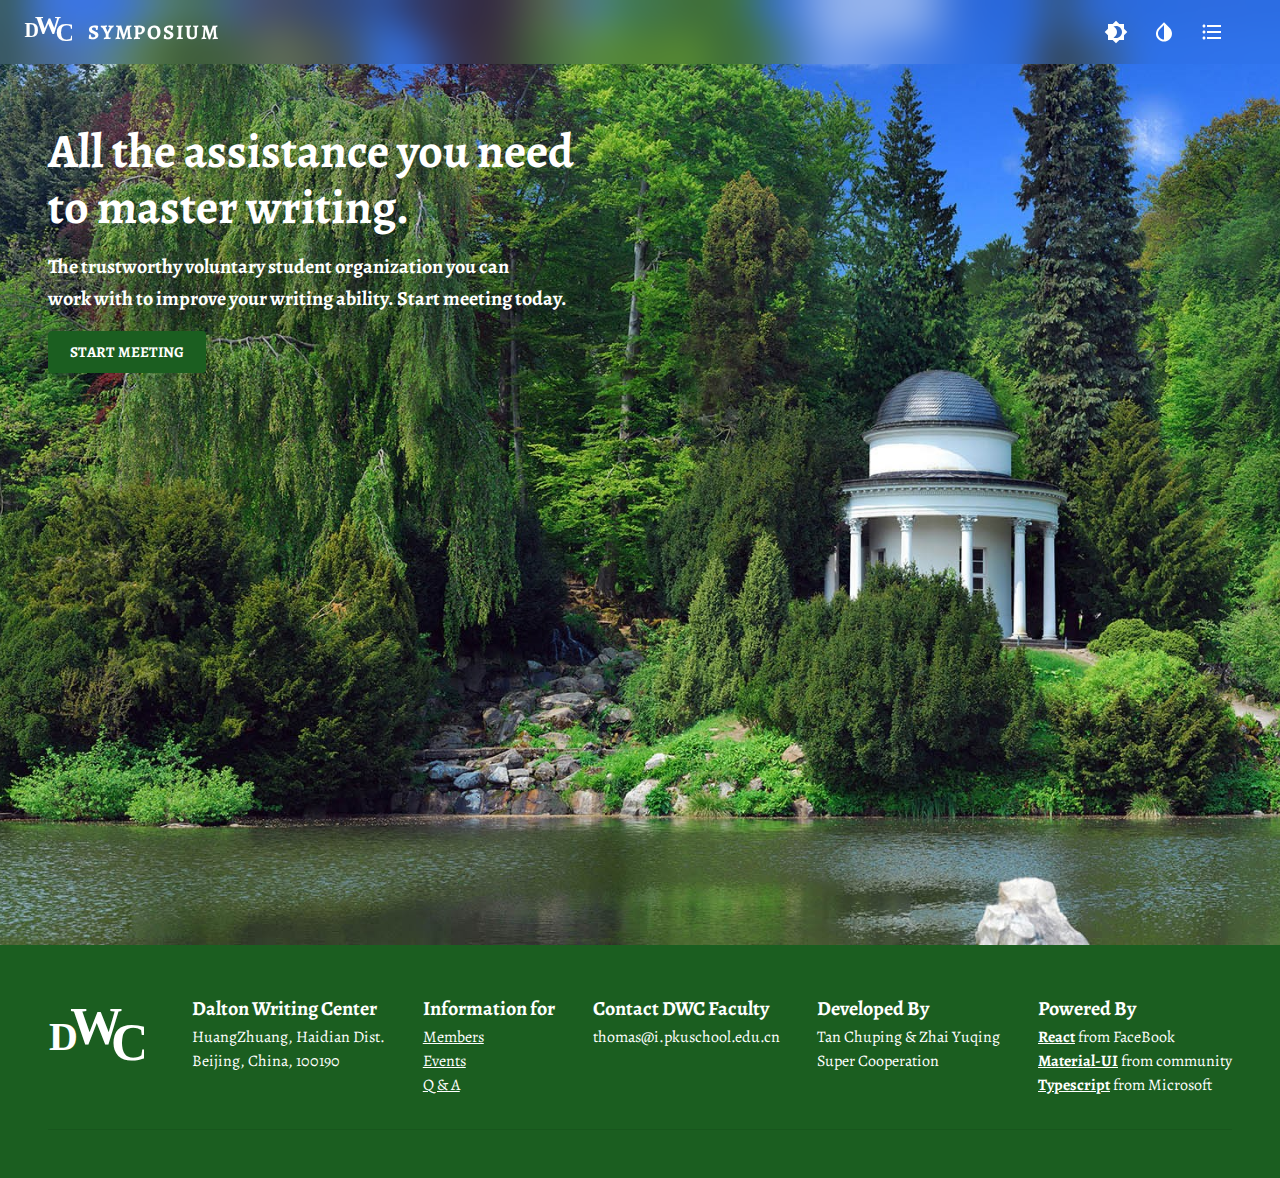
<file: index/index.html>
<!DOCTYPE html>
<html>
    <head>
        <title>Symposium</title>
        <meta charset="UTF-8">
        <meta name="viewport" content="width=device-width, initial-scale=1">
        <link rel="icon" href="/dwc.90e50ae4.svg">
        <script src="/index.c7229bb9.js"></script>
    <link rel="stylesheet" href="/index.c7229bb9.css"></head>
    <body>
        <div id="container"></div>
    </body>
</html>
</file>
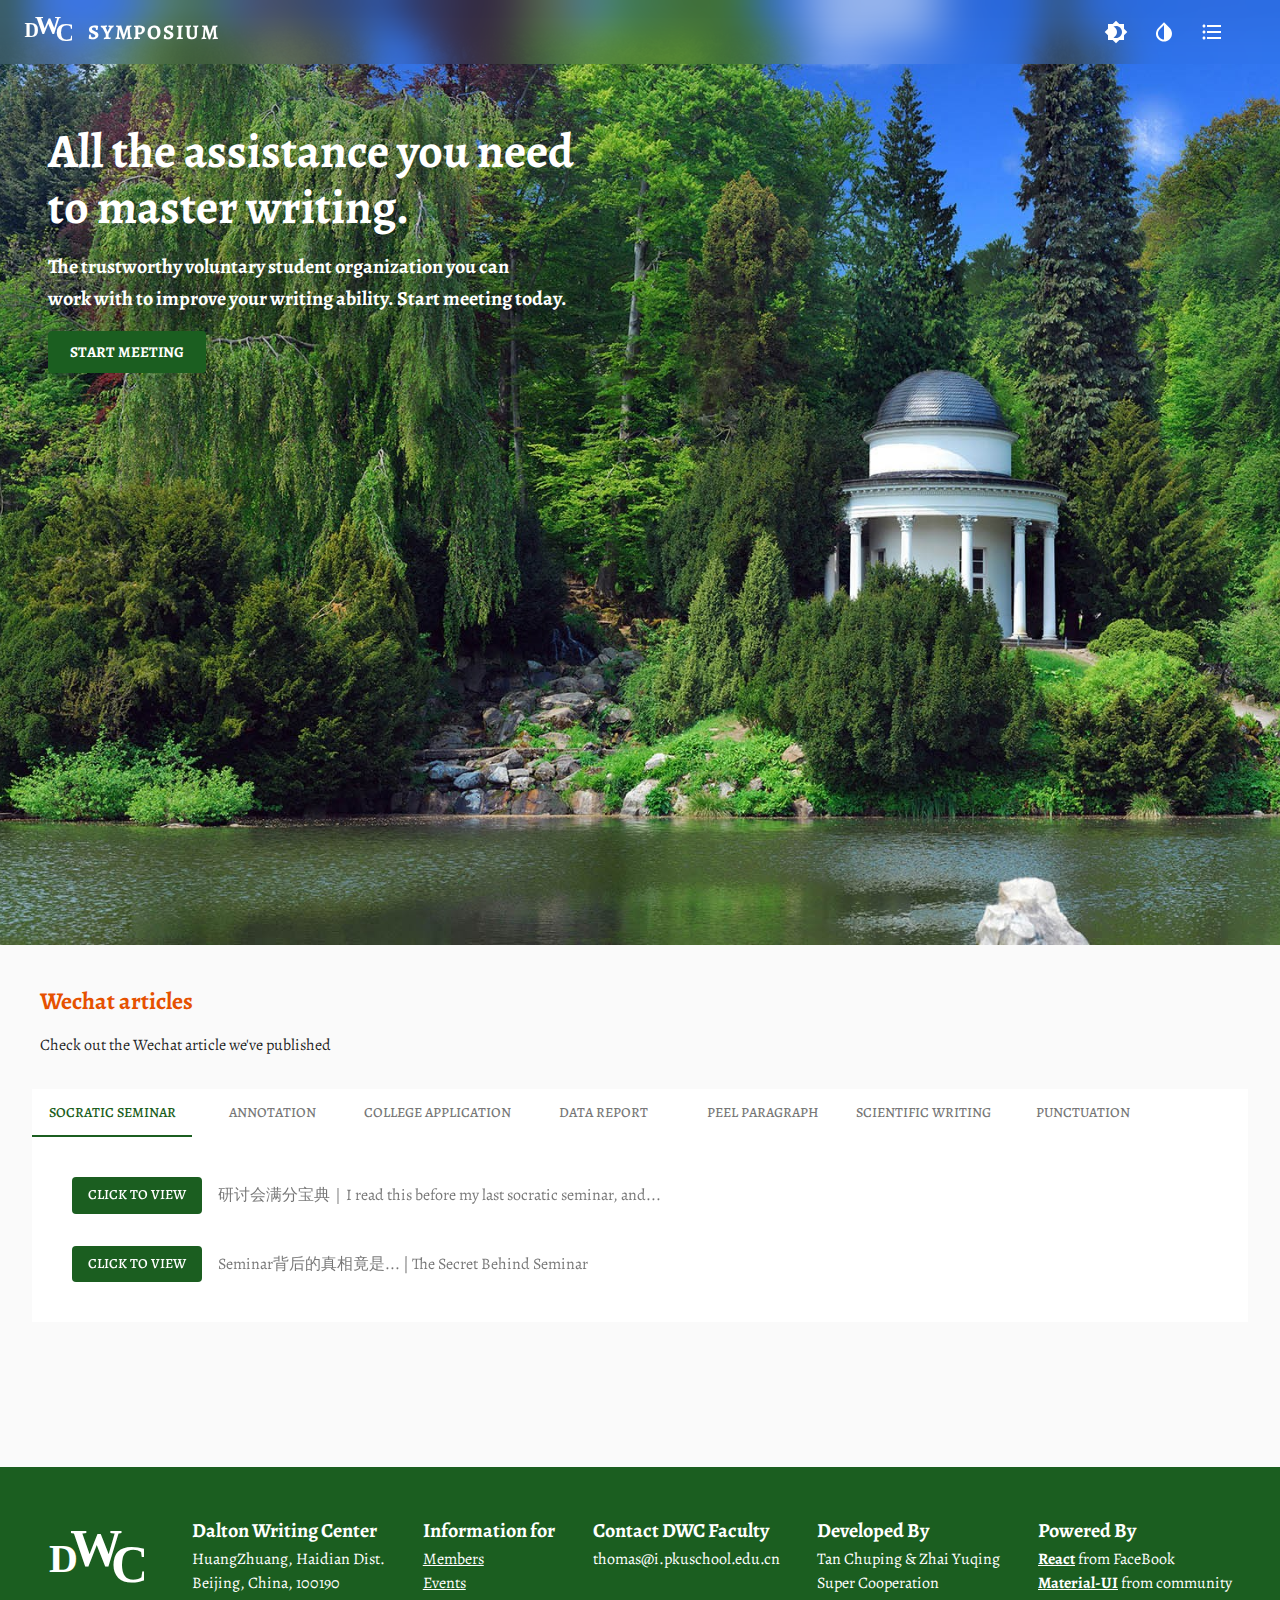
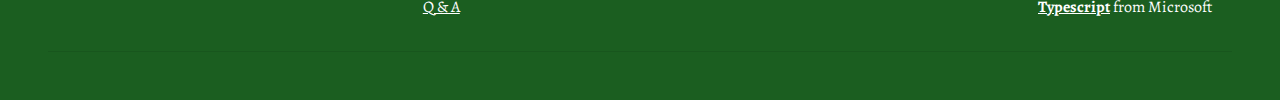
<file: Events/Events.html>
<!DOCTYPE html>
<html>
    <head>
        <title>Symposium</title>
        <meta charset="UTF-8">
        <meta name="viewport" content="width=device-width, initial-scale=1">
        <link rel="icon" href="/dwc.90e50ae4.svg">
        <script src="/Events.7a7011a4.js"></script>
    <link rel="stylesheet" href="/Events.7a7011a4.css"></head>
    <body>
        <div id="container"></div>
    </body>
</html>
</file>
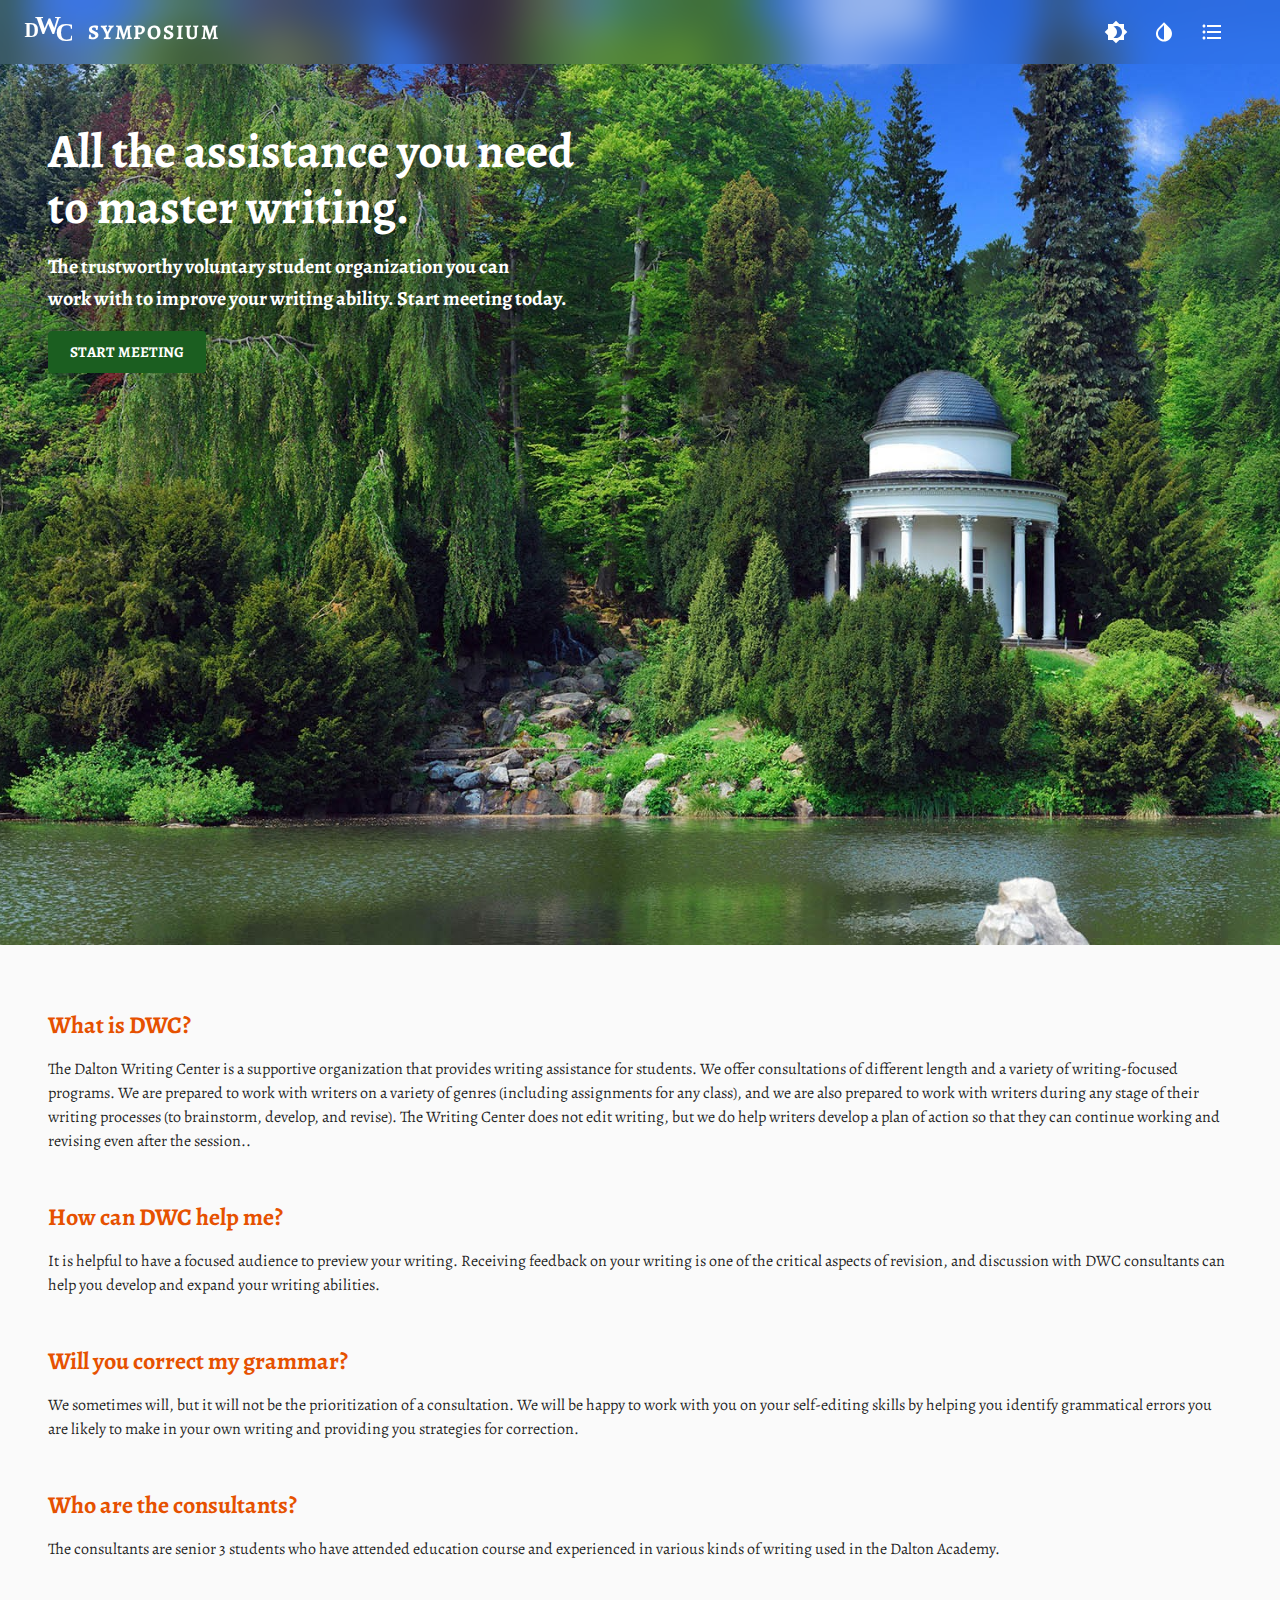
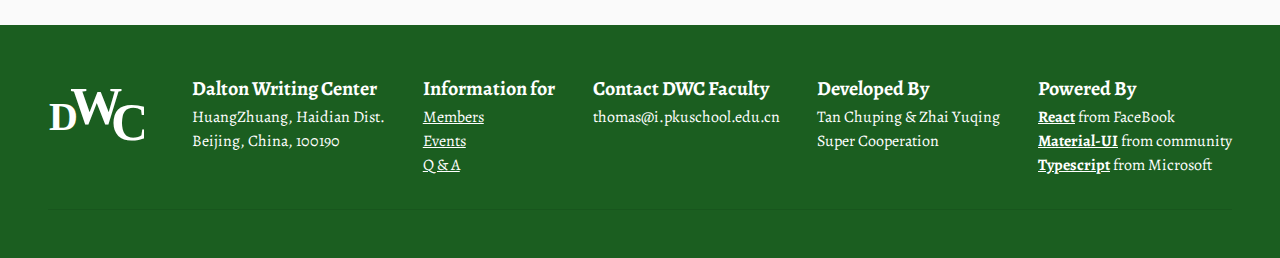
<file: FAQs/FAQs.html>
<!DOCTYPE html>
<html>
    <head>
        <title>Symposium</title>
        <meta charset="UTF-8">
        <meta name="viewport" content="width=device-width, initial-scale=1">
        <link rel="icon" href="/dwc.90e50ae4.svg">
        <script src="/FAQs.7dc0720c.js"></script>
    <link rel="stylesheet" href="/FAQs.7dc0720c.css"></head>
    <body>
        <div id="container"></div>
    </body>
</html>
</file>
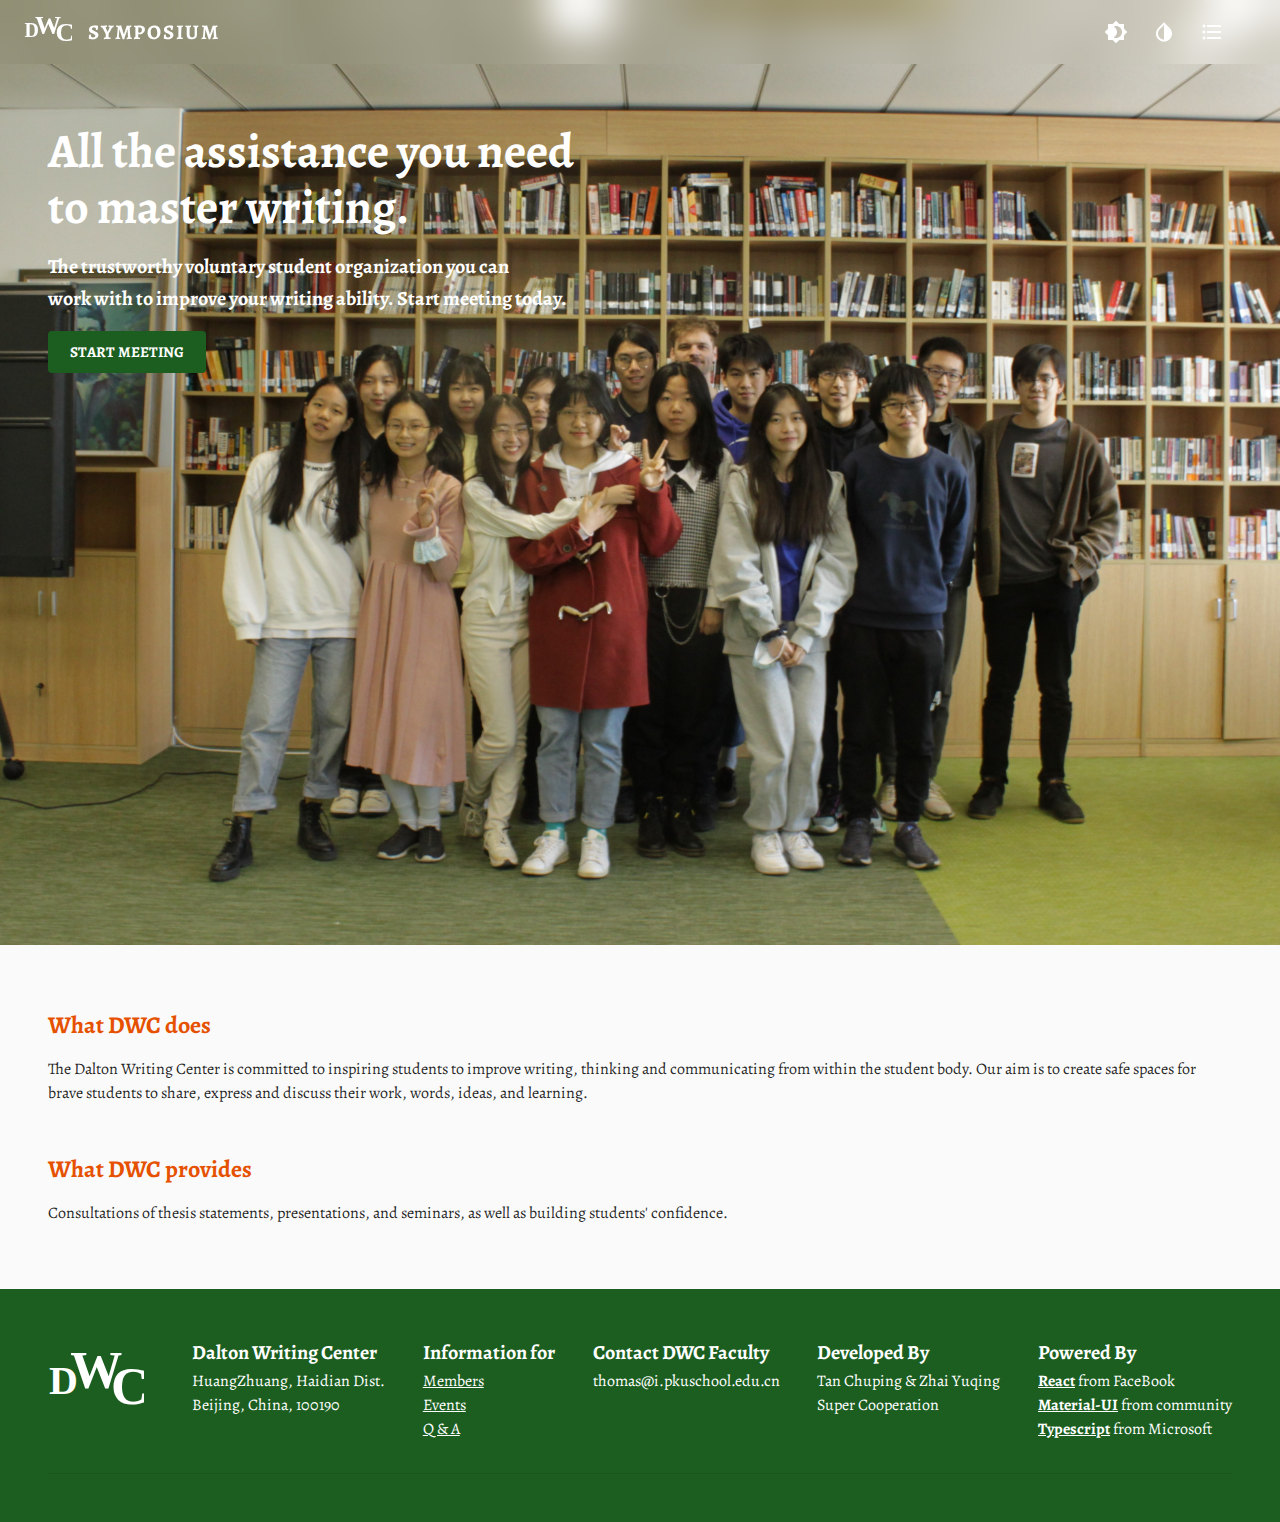
<file: homepage/homepage.html>
<!DOCTYPE html>
<html>
    <head>
        <title>Symposium</title>
        <meta charset="UTF-8">
        <meta name="viewport" content="width=device-width, initial-scale=1">
        <link rel="icon" href="/dwc.90e50ae4.svg">
        <script src="/homepage.3b55e32f.js"></script>
    <link rel="stylesheet" href="/homepage.3b55e32f.css"></head>
    <body>
        <div id="container"></div>
    </body>
</html>
</file>
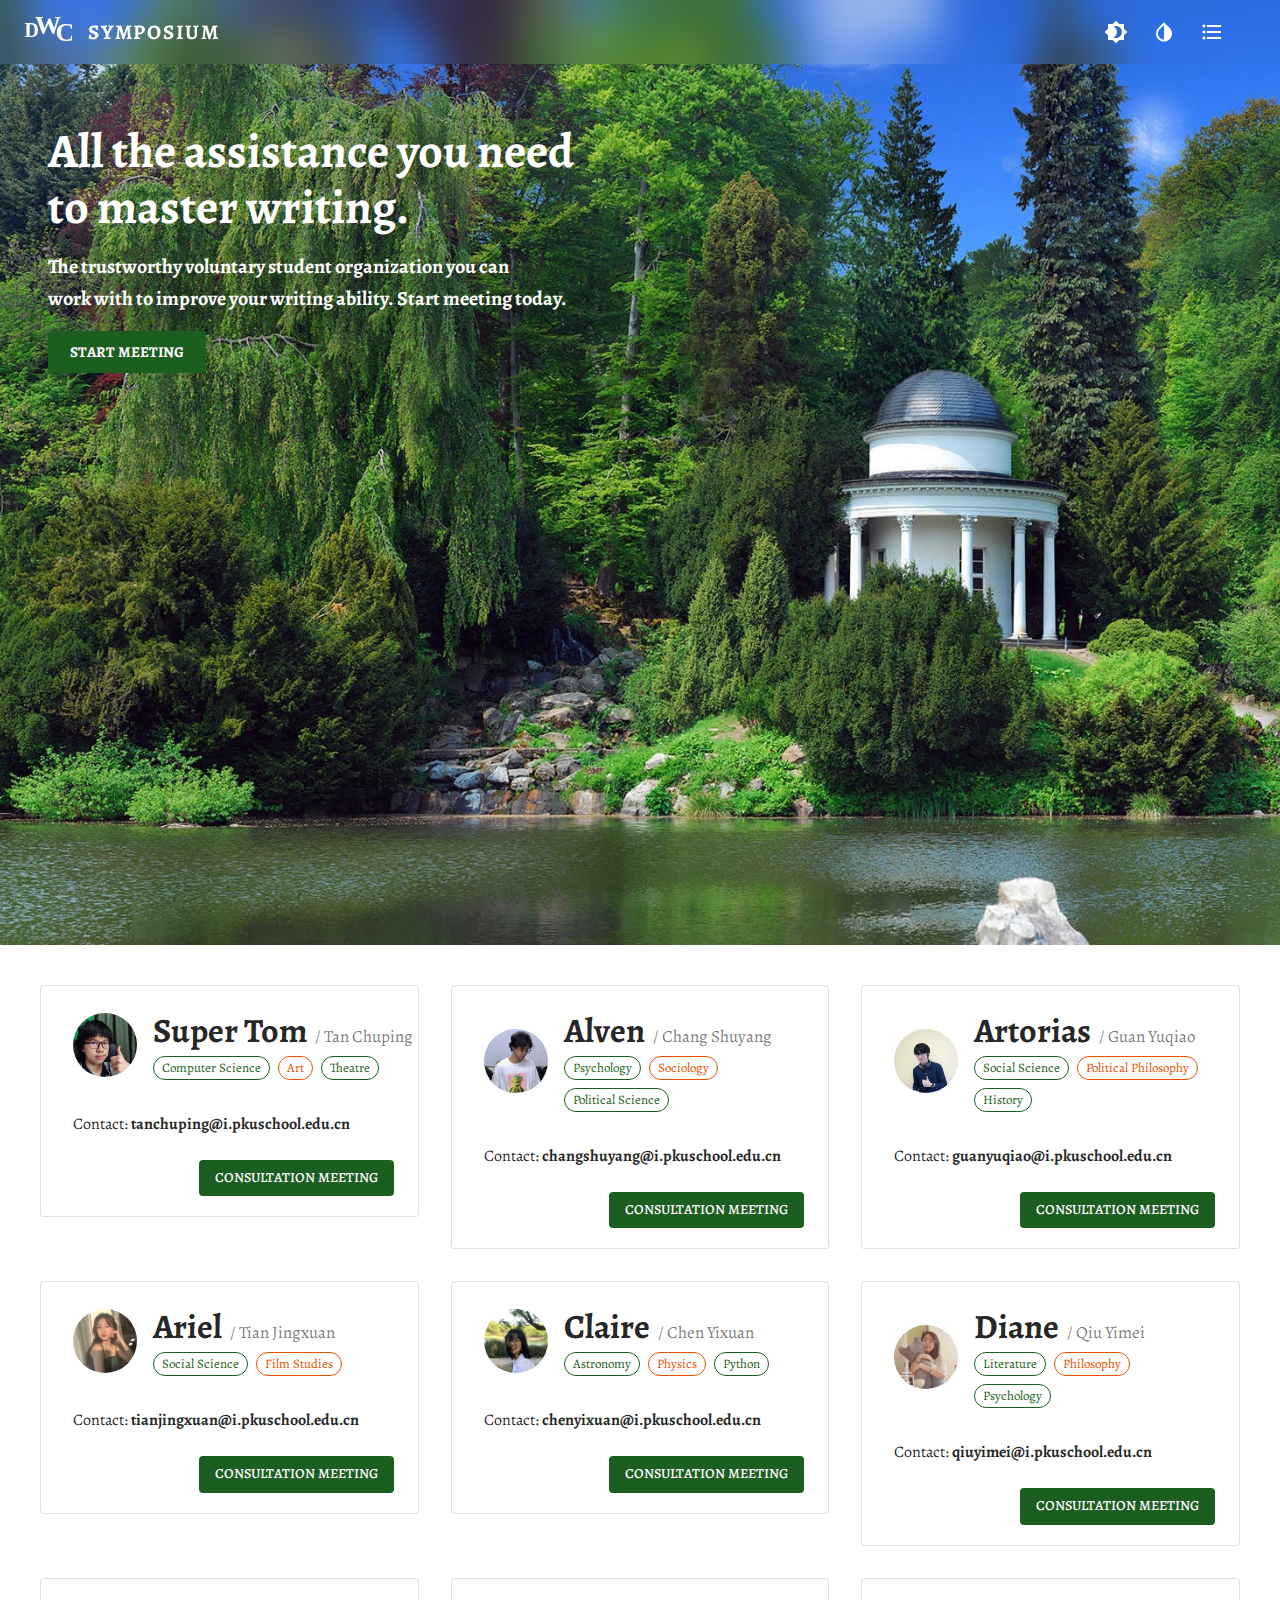
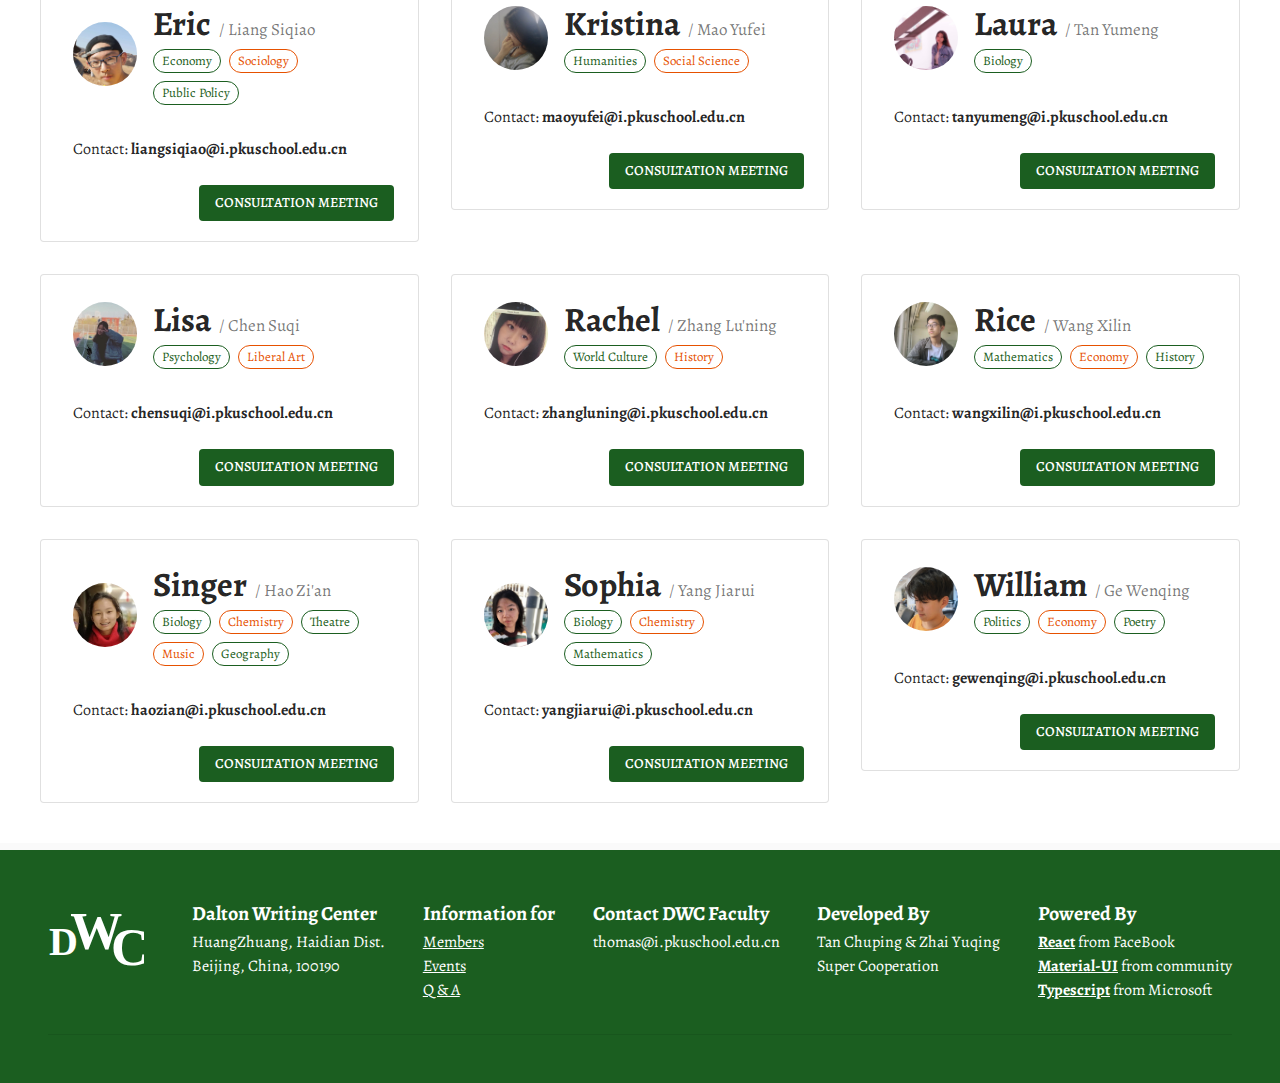
<file: member/member.html>
<!DOCTYPE html>
<html>
    <head>
        <title>Members</title>
        <meta charset="UTF-8">
        <meta name="viewport" content="width=device-width, initial-scale=1">
        <link rel="icon" href="/dwc.90e50ae4.svg">
        <script src="/member.cb97b420.js"></script>
    <link rel="stylesheet" href="/member.cb97b420.css"></head>
    <body>
        <div id="container"></div>
    </body>
</html>
</file>
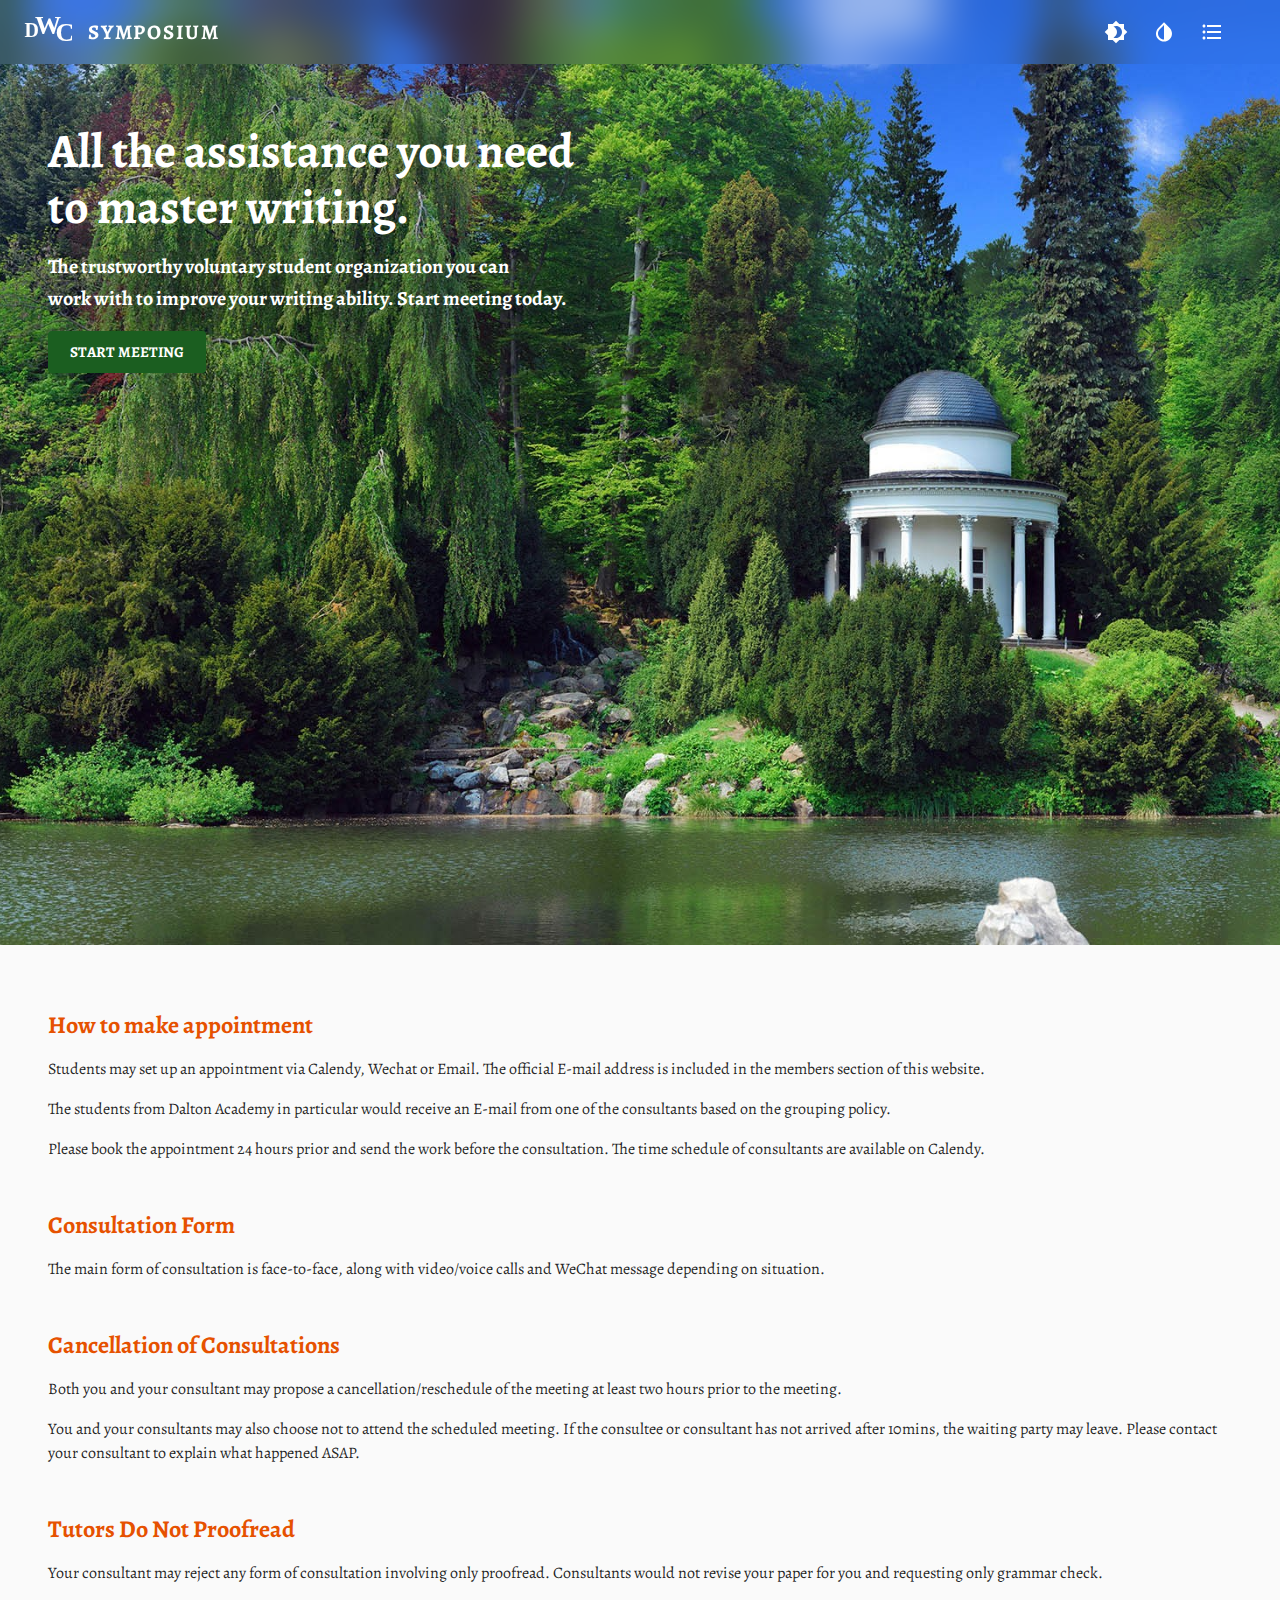
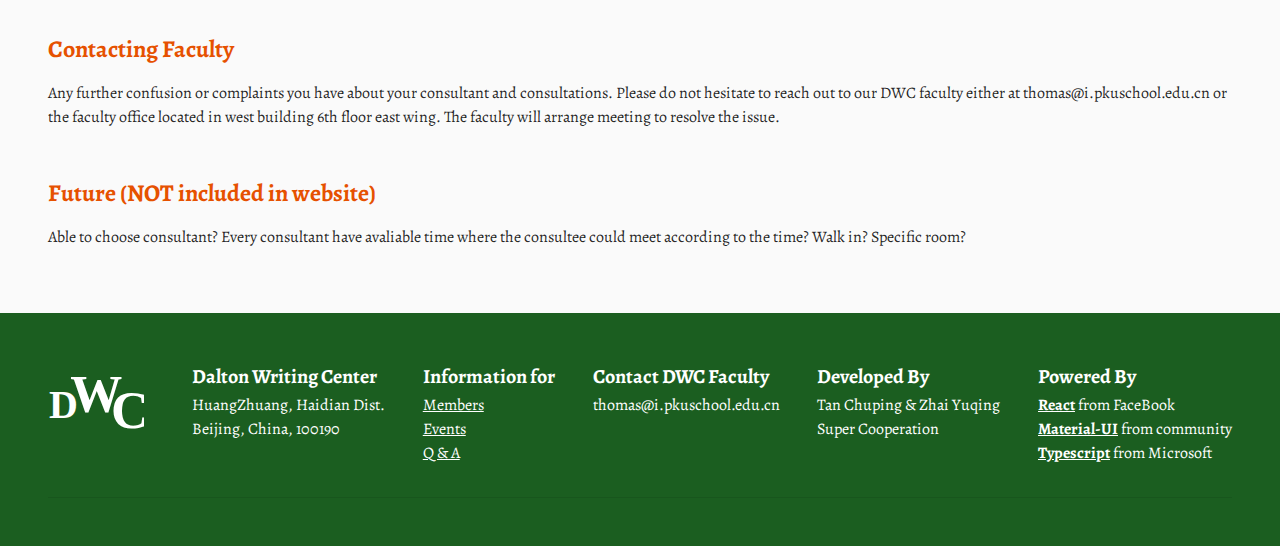
<file: policy/policy.html>
<!DOCTYPE html>
<html>
    <head>
        <title>Policies</title>
        <meta charset="UTF-8">
        <meta name="viewport" content="width=device-width, initial-scale=1">
        <link rel="icon" href="/dwc.90e50ae4.svg">
        <script src="/policy.81b1f224.js"></script>
    <link rel="stylesheet" href="/policy.81b1f224.css"></head>
    <body>
        <div id="container"></div>
    </body>
</html>
</file>
<file: index.c7229bb9.css>
/* alegreya-cyrillic-variable-wghtOnly-normal */
@font-face {
  font-family: 'AlegreyaVariable';
  font-style: normal;
  font-display: swap;
  font-weight: 400 900;
  src: url('/alegreya-cyrillic-variable-wghtOnly-normal.2ce79918.woff2') format('woff2');
  unicode-range: U+0400-045F, U+0490-0491, U+04B0-04B1, U+2116;
}  
/* alegreya-cyrillic-ext-variable-wghtOnly-normal */
@font-face {
  font-family: 'AlegreyaVariable';
  font-style: normal;
  font-display: swap;
  font-weight: 400 900;
  src: url('/alegreya-cyrillic-ext-variable-wghtOnly-normal.2825bf2c.woff2') format('woff2');
  unicode-range: U+0460-052F, U+1C80-1C88, U+20B4, U+2DE0-2DFF, U+A640-A69F, U+FE2E-FE2F;
}  
/* alegreya-greek-variable-wghtOnly-normal */
@font-face {
  font-family: 'AlegreyaVariable';
  font-style: normal;
  font-display: swap;
  font-weight: 400 900;
  src: url('/alegreya-greek-variable-wghtOnly-normal.4b92073e.woff2') format('woff2');
  unicode-range: U+0370-03FF;
}  
/* alegreya-greek-ext-variable-wghtOnly-normal */
@font-face {
  font-family: 'AlegreyaVariable';
  font-style: normal;
  font-display: swap;
  font-weight: 400 900;
  src: url('/alegreya-greek-ext-variable-wghtOnly-normal.c689298e.woff2') format('woff2');
  unicode-range: U+1F00-1FFF;
}  
/* alegreya-latin-variable-wghtOnly-normal */
@font-face {
  font-family: 'AlegreyaVariable';
  font-style: normal;
  font-display: swap;
  font-weight: 400 900;
  src: url('/alegreya-latin-variable-wghtOnly-normal.4dc96682.woff2') format('woff2');
  unicode-range: U+0000-00FF, U+0131, U+0152-0153, U+02BB-02BC, U+02C6, U+02DA, U+02DC, U+2000-206F, U+2074, U+20AC, U+2122, U+2191, U+2193, U+2212, U+2215, U+FEFF, U+FFFD;
}  
/* alegreya-latin-ext-variable-wghtOnly-normal */
@font-face {
  font-family: 'AlegreyaVariable';
  font-style: normal;
  font-display: swap;
  font-weight: 400 900;
  src: url('/alegreya-latin-ext-variable-wghtOnly-normal.70ee4bd0.woff2') format('woff2');
  unicode-range: U+0100-024F, U+0259, U+1E00-1EFF, U+2020, U+20A0-20AB, U+20AD-20CF, U+2113, U+2C60-2C7F, U+A720-A7FF;
}  
/* alegreya-vietnamese-variable-wghtOnly-normal */
@font-face {
  font-family: 'AlegreyaVariable';
  font-style: normal;
  font-display: swap;
  font-weight: 400 900;
  src: url('/alegreya-vietnamese-variable-wghtOnly-normal.f6868c31.woff2') format('woff2');
  unicode-range: U+0102-0103, U+0110-0111, U+0128-0129, U+0168-0169, U+01A0-01A1, U+01AF-01B0, U+1EA0-1EF9, U+20AB;
}  


/*# sourceMappingURL=/index.c7229bb9.css.map */
</file>
<file: Events.7a7011a4.css>
/* alegreya-cyrillic-variable-wghtOnly-normal */
@font-face {
  font-family: 'AlegreyaVariable';
  font-style: normal;
  font-display: swap;
  font-weight: 400 900;
  src: url('/alegreya-cyrillic-variable-wghtOnly-normal.2ce79918.woff2') format('woff2');
  unicode-range: U+0400-045F, U+0490-0491, U+04B0-04B1, U+2116;
}  
/* alegreya-cyrillic-ext-variable-wghtOnly-normal */
@font-face {
  font-family: 'AlegreyaVariable';
  font-style: normal;
  font-display: swap;
  font-weight: 400 900;
  src: url('/alegreya-cyrillic-ext-variable-wghtOnly-normal.2825bf2c.woff2') format('woff2');
  unicode-range: U+0460-052F, U+1C80-1C88, U+20B4, U+2DE0-2DFF, U+A640-A69F, U+FE2E-FE2F;
}  
/* alegreya-greek-variable-wghtOnly-normal */
@font-face {
  font-family: 'AlegreyaVariable';
  font-style: normal;
  font-display: swap;
  font-weight: 400 900;
  src: url('/alegreya-greek-variable-wghtOnly-normal.4b92073e.woff2') format('woff2');
  unicode-range: U+0370-03FF;
}  
/* alegreya-greek-ext-variable-wghtOnly-normal */
@font-face {
  font-family: 'AlegreyaVariable';
  font-style: normal;
  font-display: swap;
  font-weight: 400 900;
  src: url('/alegreya-greek-ext-variable-wghtOnly-normal.c689298e.woff2') format('woff2');
  unicode-range: U+1F00-1FFF;
}  
/* alegreya-latin-variable-wghtOnly-normal */
@font-face {
  font-family: 'AlegreyaVariable';
  font-style: normal;
  font-display: swap;
  font-weight: 400 900;
  src: url('/alegreya-latin-variable-wghtOnly-normal.4dc96682.woff2') format('woff2');
  unicode-range: U+0000-00FF, U+0131, U+0152-0153, U+02BB-02BC, U+02C6, U+02DA, U+02DC, U+2000-206F, U+2074, U+20AC, U+2122, U+2191, U+2193, U+2212, U+2215, U+FEFF, U+FFFD;
}  
/* alegreya-latin-ext-variable-wghtOnly-normal */
@font-face {
  font-family: 'AlegreyaVariable';
  font-style: normal;
  font-display: swap;
  font-weight: 400 900;
  src: url('/alegreya-latin-ext-variable-wghtOnly-normal.70ee4bd0.woff2') format('woff2');
  unicode-range: U+0100-024F, U+0259, U+1E00-1EFF, U+2020, U+20A0-20AB, U+20AD-20CF, U+2113, U+2C60-2C7F, U+A720-A7FF;
}  
/* alegreya-vietnamese-variable-wghtOnly-normal */
@font-face {
  font-family: 'AlegreyaVariable';
  font-style: normal;
  font-display: swap;
  font-weight: 400 900;
  src: url('/alegreya-vietnamese-variable-wghtOnly-normal.f6868c31.woff2') format('woff2');
  unicode-range: U+0102-0103, U+0110-0111, U+0128-0129, U+0168-0169, U+01A0-01A1, U+01AF-01B0, U+1EA0-1EF9, U+20AB;
}  


/*# sourceMappingURL=/Events.7a7011a4.css.map */
</file>
<file: FAQs.7dc0720c.css>
/* alegreya-cyrillic-variable-wghtOnly-normal */
@font-face {
  font-family: 'AlegreyaVariable';
  font-style: normal;
  font-display: swap;
  font-weight: 400 900;
  src: url('/alegreya-cyrillic-variable-wghtOnly-normal.2ce79918.woff2') format('woff2');
  unicode-range: U+0400-045F, U+0490-0491, U+04B0-04B1, U+2116;
}  
/* alegreya-cyrillic-ext-variable-wghtOnly-normal */
@font-face {
  font-family: 'AlegreyaVariable';
  font-style: normal;
  font-display: swap;
  font-weight: 400 900;
  src: url('/alegreya-cyrillic-ext-variable-wghtOnly-normal.2825bf2c.woff2') format('woff2');
  unicode-range: U+0460-052F, U+1C80-1C88, U+20B4, U+2DE0-2DFF, U+A640-A69F, U+FE2E-FE2F;
}  
/* alegreya-greek-variable-wghtOnly-normal */
@font-face {
  font-family: 'AlegreyaVariable';
  font-style: normal;
  font-display: swap;
  font-weight: 400 900;
  src: url('/alegreya-greek-variable-wghtOnly-normal.4b92073e.woff2') format('woff2');
  unicode-range: U+0370-03FF;
}  
/* alegreya-greek-ext-variable-wghtOnly-normal */
@font-face {
  font-family: 'AlegreyaVariable';
  font-style: normal;
  font-display: swap;
  font-weight: 400 900;
  src: url('/alegreya-greek-ext-variable-wghtOnly-normal.c689298e.woff2') format('woff2');
  unicode-range: U+1F00-1FFF;
}  
/* alegreya-latin-variable-wghtOnly-normal */
@font-face {
  font-family: 'AlegreyaVariable';
  font-style: normal;
  font-display: swap;
  font-weight: 400 900;
  src: url('/alegreya-latin-variable-wghtOnly-normal.4dc96682.woff2') format('woff2');
  unicode-range: U+0000-00FF, U+0131, U+0152-0153, U+02BB-02BC, U+02C6, U+02DA, U+02DC, U+2000-206F, U+2074, U+20AC, U+2122, U+2191, U+2193, U+2212, U+2215, U+FEFF, U+FFFD;
}  
/* alegreya-latin-ext-variable-wghtOnly-normal */
@font-face {
  font-family: 'AlegreyaVariable';
  font-style: normal;
  font-display: swap;
  font-weight: 400 900;
  src: url('/alegreya-latin-ext-variable-wghtOnly-normal.70ee4bd0.woff2') format('woff2');
  unicode-range: U+0100-024F, U+0259, U+1E00-1EFF, U+2020, U+20A0-20AB, U+20AD-20CF, U+2113, U+2C60-2C7F, U+A720-A7FF;
}  
/* alegreya-vietnamese-variable-wghtOnly-normal */
@font-face {
  font-family: 'AlegreyaVariable';
  font-style: normal;
  font-display: swap;
  font-weight: 400 900;
  src: url('/alegreya-vietnamese-variable-wghtOnly-normal.f6868c31.woff2') format('woff2');
  unicode-range: U+0102-0103, U+0110-0111, U+0128-0129, U+0168-0169, U+01A0-01A1, U+01AF-01B0, U+1EA0-1EF9, U+20AB;
}  


/*# sourceMappingURL=/FAQs.7dc0720c.css.map */
</file>
<file: homepage.3b55e32f.css>
/* alegreya-cyrillic-variable-wghtOnly-normal */
@font-face {
  font-family: 'AlegreyaVariable';
  font-style: normal;
  font-display: swap;
  font-weight: 400 900;
  src: url('/alegreya-cyrillic-variable-wghtOnly-normal.2ce79918.woff2') format('woff2');
  unicode-range: U+0400-045F, U+0490-0491, U+04B0-04B1, U+2116;
}  
/* alegreya-cyrillic-ext-variable-wghtOnly-normal */
@font-face {
  font-family: 'AlegreyaVariable';
  font-style: normal;
  font-display: swap;
  font-weight: 400 900;
  src: url('/alegreya-cyrillic-ext-variable-wghtOnly-normal.2825bf2c.woff2') format('woff2');
  unicode-range: U+0460-052F, U+1C80-1C88, U+20B4, U+2DE0-2DFF, U+A640-A69F, U+FE2E-FE2F;
}  
/* alegreya-greek-variable-wghtOnly-normal */
@font-face {
  font-family: 'AlegreyaVariable';
  font-style: normal;
  font-display: swap;
  font-weight: 400 900;
  src: url('/alegreya-greek-variable-wghtOnly-normal.4b92073e.woff2') format('woff2');
  unicode-range: U+0370-03FF;
}  
/* alegreya-greek-ext-variable-wghtOnly-normal */
@font-face {
  font-family: 'AlegreyaVariable';
  font-style: normal;
  font-display: swap;
  font-weight: 400 900;
  src: url('/alegreya-greek-ext-variable-wghtOnly-normal.c689298e.woff2') format('woff2');
  unicode-range: U+1F00-1FFF;
}  
/* alegreya-latin-variable-wghtOnly-normal */
@font-face {
  font-family: 'AlegreyaVariable';
  font-style: normal;
  font-display: swap;
  font-weight: 400 900;
  src: url('/alegreya-latin-variable-wghtOnly-normal.4dc96682.woff2') format('woff2');
  unicode-range: U+0000-00FF, U+0131, U+0152-0153, U+02BB-02BC, U+02C6, U+02DA, U+02DC, U+2000-206F, U+2074, U+20AC, U+2122, U+2191, U+2193, U+2212, U+2215, U+FEFF, U+FFFD;
}  
/* alegreya-latin-ext-variable-wghtOnly-normal */
@font-face {
  font-family: 'AlegreyaVariable';
  font-style: normal;
  font-display: swap;
  font-weight: 400 900;
  src: url('/alegreya-latin-ext-variable-wghtOnly-normal.70ee4bd0.woff2') format('woff2');
  unicode-range: U+0100-024F, U+0259, U+1E00-1EFF, U+2020, U+20A0-20AB, U+20AD-20CF, U+2113, U+2C60-2C7F, U+A720-A7FF;
}  
/* alegreya-vietnamese-variable-wghtOnly-normal */
@font-face {
  font-family: 'AlegreyaVariable';
  font-style: normal;
  font-display: swap;
  font-weight: 400 900;
  src: url('/alegreya-vietnamese-variable-wghtOnly-normal.f6868c31.woff2') format('woff2');
  unicode-range: U+0102-0103, U+0110-0111, U+0128-0129, U+0168-0169, U+01A0-01A1, U+01AF-01B0, U+1EA0-1EF9, U+20AB;
}  


/*# sourceMappingURL=/homepage.3b55e32f.css.map */
</file>
<file: member.cb97b420.css>
/* alegreya-cyrillic-variable-wghtOnly-normal */
@font-face {
  font-family: 'AlegreyaVariable';
  font-style: normal;
  font-display: swap;
  font-weight: 400 900;
  src: url('/alegreya-cyrillic-variable-wghtOnly-normal.2ce79918.woff2') format('woff2');
  unicode-range: U+0400-045F, U+0490-0491, U+04B0-04B1, U+2116;
}  
/* alegreya-cyrillic-ext-variable-wghtOnly-normal */
@font-face {
  font-family: 'AlegreyaVariable';
  font-style: normal;
  font-display: swap;
  font-weight: 400 900;
  src: url('/alegreya-cyrillic-ext-variable-wghtOnly-normal.2825bf2c.woff2') format('woff2');
  unicode-range: U+0460-052F, U+1C80-1C88, U+20B4, U+2DE0-2DFF, U+A640-A69F, U+FE2E-FE2F;
}  
/* alegreya-greek-variable-wghtOnly-normal */
@font-face {
  font-family: 'AlegreyaVariable';
  font-style: normal;
  font-display: swap;
  font-weight: 400 900;
  src: url('/alegreya-greek-variable-wghtOnly-normal.4b92073e.woff2') format('woff2');
  unicode-range: U+0370-03FF;
}  
/* alegreya-greek-ext-variable-wghtOnly-normal */
@font-face {
  font-family: 'AlegreyaVariable';
  font-style: normal;
  font-display: swap;
  font-weight: 400 900;
  src: url('/alegreya-greek-ext-variable-wghtOnly-normal.c689298e.woff2') format('woff2');
  unicode-range: U+1F00-1FFF;
}  
/* alegreya-latin-variable-wghtOnly-normal */
@font-face {
  font-family: 'AlegreyaVariable';
  font-style: normal;
  font-display: swap;
  font-weight: 400 900;
  src: url('/alegreya-latin-variable-wghtOnly-normal.4dc96682.woff2') format('woff2');
  unicode-range: U+0000-00FF, U+0131, U+0152-0153, U+02BB-02BC, U+02C6, U+02DA, U+02DC, U+2000-206F, U+2074, U+20AC, U+2122, U+2191, U+2193, U+2212, U+2215, U+FEFF, U+FFFD;
}  
/* alegreya-latin-ext-variable-wghtOnly-normal */
@font-face {
  font-family: 'AlegreyaVariable';
  font-style: normal;
  font-display: swap;
  font-weight: 400 900;
  src: url('/alegreya-latin-ext-variable-wghtOnly-normal.70ee4bd0.woff2') format('woff2');
  unicode-range: U+0100-024F, U+0259, U+1E00-1EFF, U+2020, U+20A0-20AB, U+20AD-20CF, U+2113, U+2C60-2C7F, U+A720-A7FF;
}  
/* alegreya-vietnamese-variable-wghtOnly-normal */
@font-face {
  font-family: 'AlegreyaVariable';
  font-style: normal;
  font-display: swap;
  font-weight: 400 900;
  src: url('/alegreya-vietnamese-variable-wghtOnly-normal.f6868c31.woff2') format('woff2');
  unicode-range: U+0102-0103, U+0110-0111, U+0128-0129, U+0168-0169, U+01A0-01A1, U+01AF-01B0, U+1EA0-1EF9, U+20AB;
}  


/*# sourceMappingURL=/member.cb97b420.css.map */
</file>
<file: policy.81b1f224.css>
/* alegreya-cyrillic-variable-wghtOnly-normal */
@font-face {
  font-family: 'AlegreyaVariable';
  font-style: normal;
  font-display: swap;
  font-weight: 400 900;
  src: url('/alegreya-cyrillic-variable-wghtOnly-normal.2ce79918.woff2') format('woff2');
  unicode-range: U+0400-045F, U+0490-0491, U+04B0-04B1, U+2116;
}  
/* alegreya-cyrillic-ext-variable-wghtOnly-normal */
@font-face {
  font-family: 'AlegreyaVariable';
  font-style: normal;
  font-display: swap;
  font-weight: 400 900;
  src: url('/alegreya-cyrillic-ext-variable-wghtOnly-normal.2825bf2c.woff2') format('woff2');
  unicode-range: U+0460-052F, U+1C80-1C88, U+20B4, U+2DE0-2DFF, U+A640-A69F, U+FE2E-FE2F;
}  
/* alegreya-greek-variable-wghtOnly-normal */
@font-face {
  font-family: 'AlegreyaVariable';
  font-style: normal;
  font-display: swap;
  font-weight: 400 900;
  src: url('/alegreya-greek-variable-wghtOnly-normal.4b92073e.woff2') format('woff2');
  unicode-range: U+0370-03FF;
}  
/* alegreya-greek-ext-variable-wghtOnly-normal */
@font-face {
  font-family: 'AlegreyaVariable';
  font-style: normal;
  font-display: swap;
  font-weight: 400 900;
  src: url('/alegreya-greek-ext-variable-wghtOnly-normal.c689298e.woff2') format('woff2');
  unicode-range: U+1F00-1FFF;
}  
/* alegreya-latin-variable-wghtOnly-normal */
@font-face {
  font-family: 'AlegreyaVariable';
  font-style: normal;
  font-display: swap;
  font-weight: 400 900;
  src: url('/alegreya-latin-variable-wghtOnly-normal.4dc96682.woff2') format('woff2');
  unicode-range: U+0000-00FF, U+0131, U+0152-0153, U+02BB-02BC, U+02C6, U+02DA, U+02DC, U+2000-206F, U+2074, U+20AC, U+2122, U+2191, U+2193, U+2212, U+2215, U+FEFF, U+FFFD;
}  
/* alegreya-latin-ext-variable-wghtOnly-normal */
@font-face {
  font-family: 'AlegreyaVariable';
  font-style: normal;
  font-display: swap;
  font-weight: 400 900;
  src: url('/alegreya-latin-ext-variable-wghtOnly-normal.70ee4bd0.woff2') format('woff2');
  unicode-range: U+0100-024F, U+0259, U+1E00-1EFF, U+2020, U+20A0-20AB, U+20AD-20CF, U+2113, U+2C60-2C7F, U+A720-A7FF;
}  
/* alegreya-vietnamese-variable-wghtOnly-normal */
@font-face {
  font-family: 'AlegreyaVariable';
  font-style: normal;
  font-display: swap;
  font-weight: 400 900;
  src: url('/alegreya-vietnamese-variable-wghtOnly-normal.f6868c31.woff2') format('woff2');
  unicode-range: U+0102-0103, U+0110-0111, U+0128-0129, U+0168-0169, U+01A0-01A1, U+01AF-01B0, U+1EA0-1EF9, U+20AB;
}  


/*# sourceMappingURL=/policy.81b1f224.css.map */
</file>
